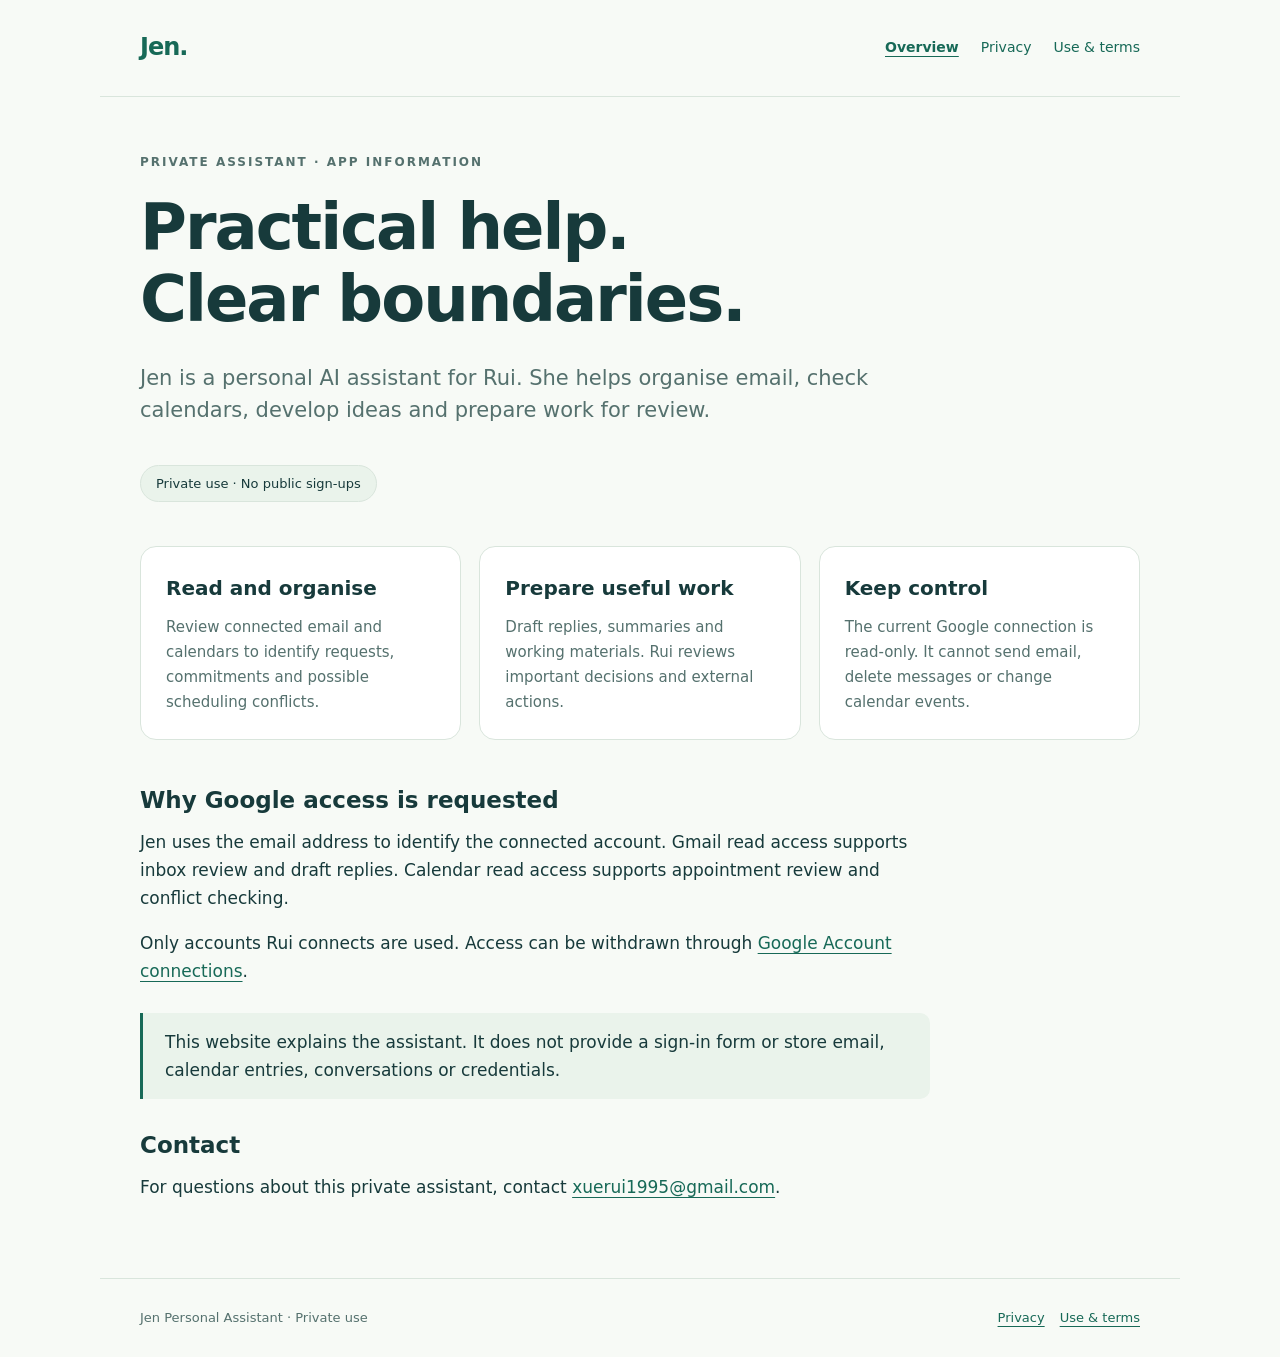
<file: index.html>
<!doctype html><html lang="en"><head><meta charset="utf-8"><meta name="viewport" content="width=device-width,initial-scale=1"><meta name="description" content="Information about Jen, a private personal AI assistant, and its read-only Google email and calendar access."><title>Jen Personal Assistant</title><link rel="stylesheet" href="style.css"></head><body><header><a class="brand" href="index.html">Jen<span aria-hidden="true">.</span></a><nav aria-label="Main navigation"><a href="index.html" aria-current="page">Overview</a><a href="privacy.html">Privacy</a><a href="terms.html">Use & terms</a></nav></header><main>
<p class="eyebrow">Private assistant · App information</p>
<h1>Practical help.<br>Clear boundaries.</h1>
<p class="lead">Jen is a personal AI assistant for Rui. She helps organise email, check calendars, develop ideas and prepare work for review.</p>
<span class="pill">Private use · No public sign-ups</span>
<div class="grid">
<section class="card"><h2>Read and organise</h2><p>Review connected email and calendars to identify requests, commitments and possible scheduling conflicts.</p></section>
<section class="card"><h2>Prepare useful work</h2><p>Draft replies, summaries and working materials. Rui reviews important decisions and external actions.</p></section>
<section class="card"><h2>Keep control</h2><p>The current Google connection is read-only. It cannot send email, delete messages or change calendar events.</p></section>
</div>
<article><h2>Why Google access is requested</h2><p>Jen uses the email address to identify the connected account. Gmail read access supports inbox review and draft replies. Calendar read access supports appointment review and conflict checking.</p><p>Only accounts Rui connects are used. Access can be withdrawn through <a href="https://myaccount.google.com/connections">Google Account connections</a>.</p>
<div class="note">This website explains the assistant. It does not provide a sign-in form or store email, calendar entries, conversations or credentials.</div>
<h2>Contact</h2><p>For questions about this private assistant, contact <a href="mailto:xuerui1995@gmail.com">xuerui1995@gmail.com</a>.</p></article></main><footer><span>Jen Personal Assistant · Private use</span><span><a href="privacy.html">Privacy</a><a href="terms.html">Use & terms</a></span></footer></body></html>
</file>
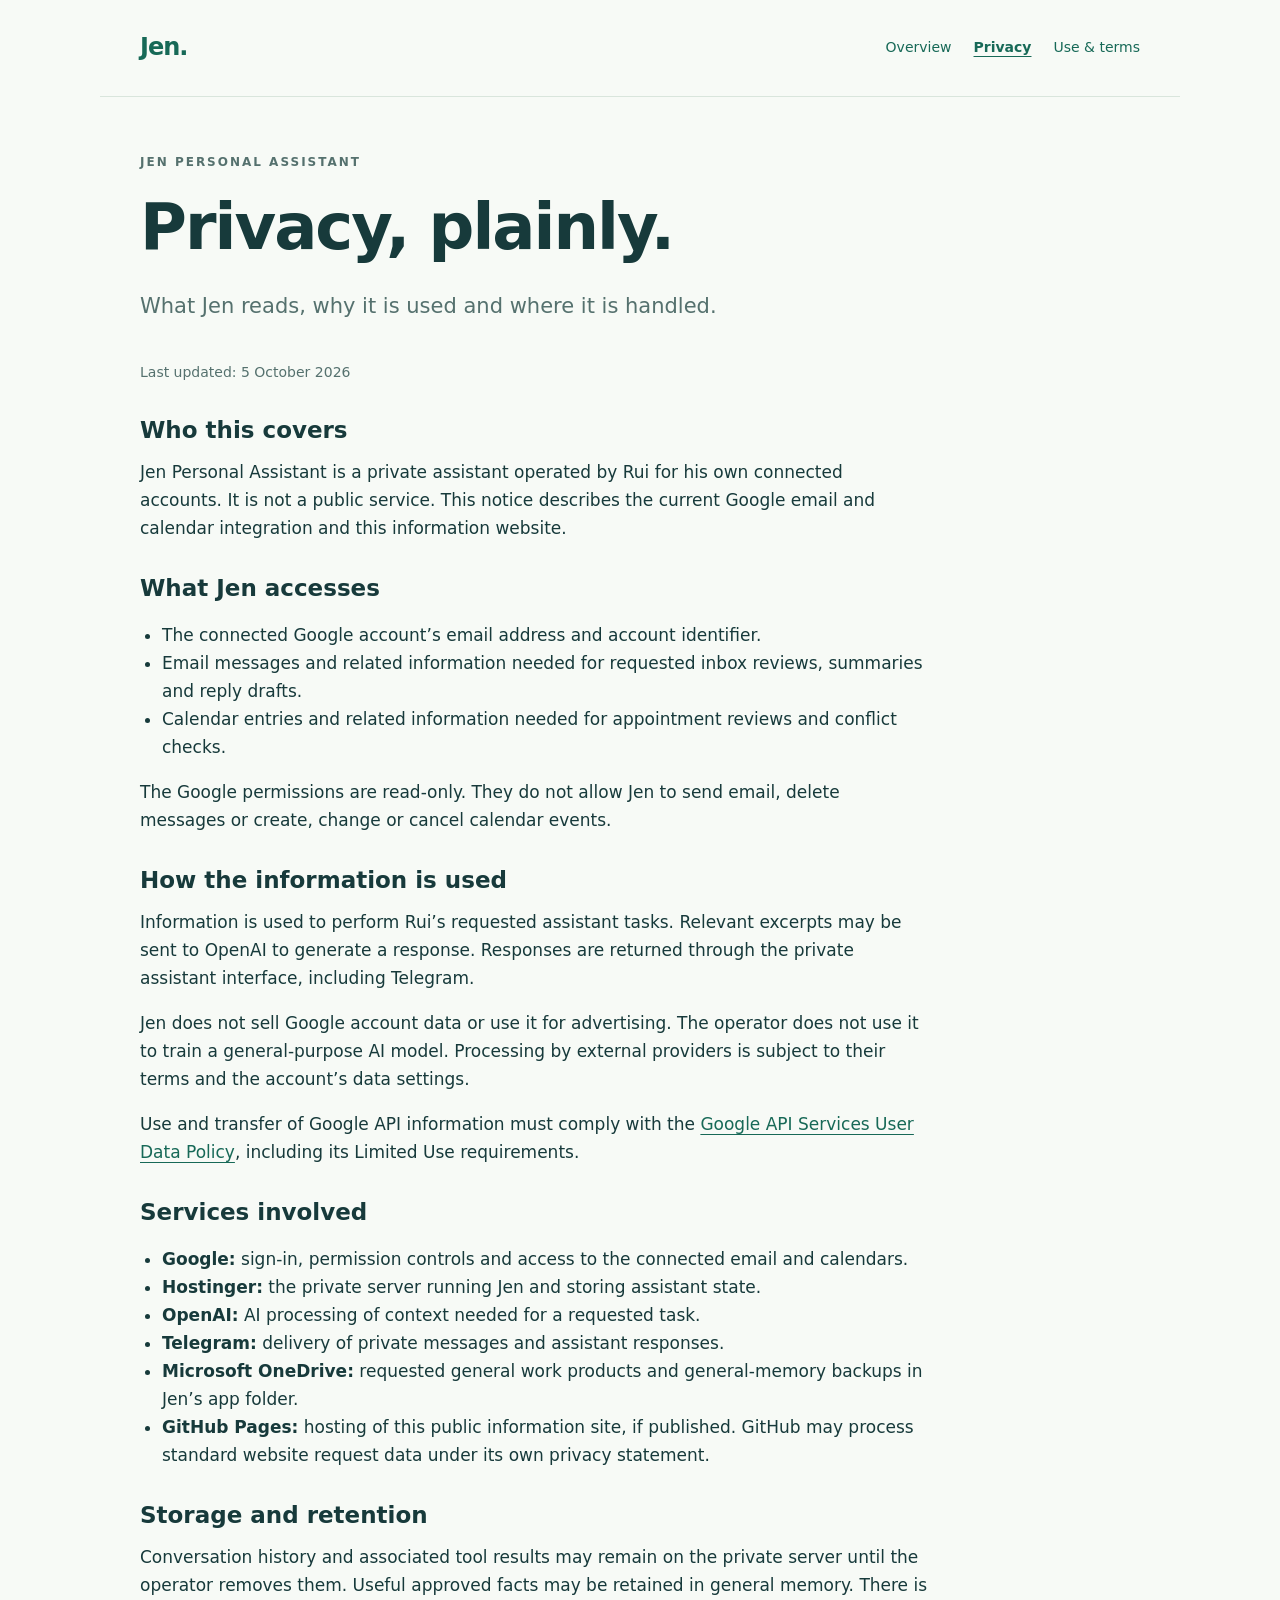
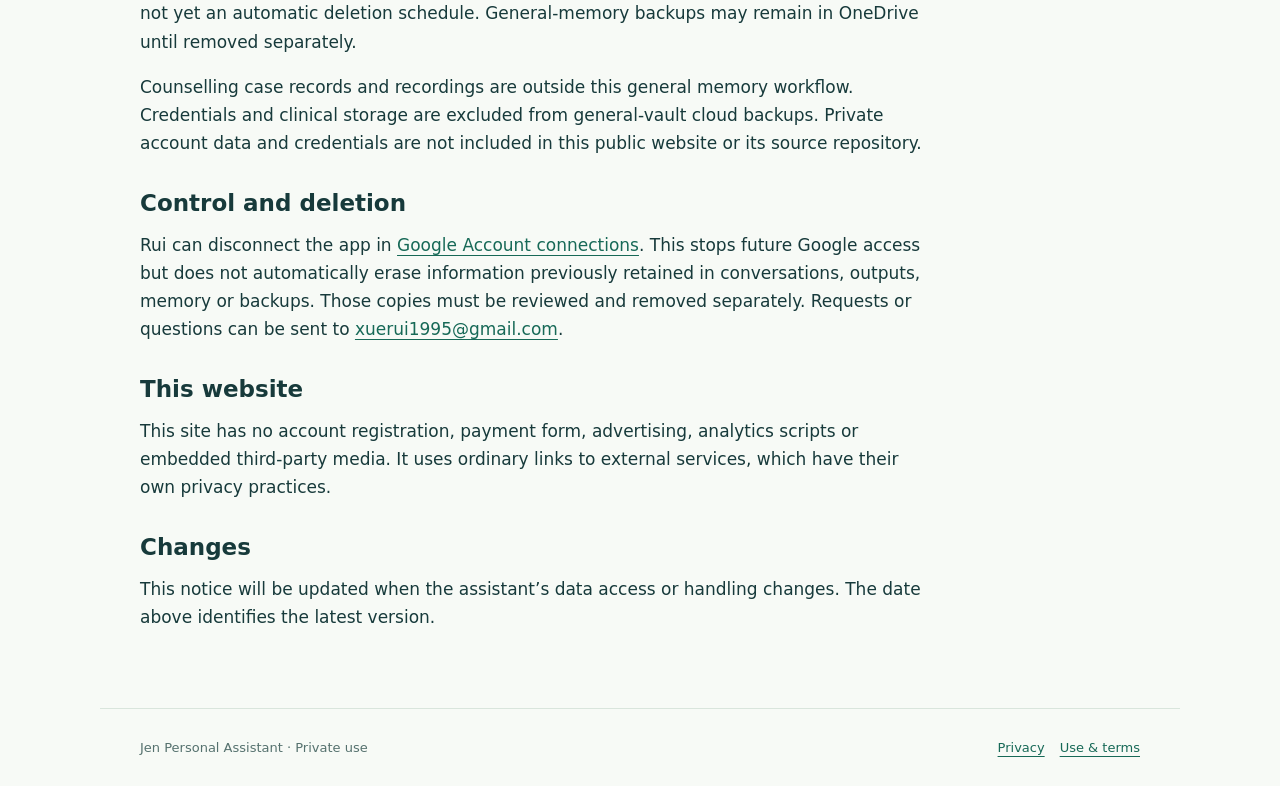
<file: privacy.html>
<!doctype html><html lang="en"><head><meta charset="utf-8"><meta name="viewport" content="width=device-width,initial-scale=1"><meta name="description" content="Information about Jen, a private personal AI assistant, and its read-only Google email and calendar access."><title>Privacy · Jen Personal Assistant</title><link rel="stylesheet" href="style.css"></head><body><header><a class="brand" href="index.html">Jen<span aria-hidden="true">.</span></a><nav aria-label="Main navigation"><a href="index.html">Overview</a><a href="privacy.html" aria-current="page">Privacy</a><a href="terms.html">Use & terms</a></nav></header><main>
<p class="eyebrow">Jen Personal Assistant</p><h1>Privacy, plainly.</h1><p class="lead">What Jen reads, why it is used and where it is handled.</p><p class="meta">Last updated: 5 October 2026</p>
<article><h2>Who this covers</h2><p>Jen Personal Assistant is a private assistant operated by Rui for his own connected accounts. It is not a public service. This notice describes the current Google email and calendar integration and this information website.</p>
<h2>What Jen accesses</h2><ul><li>The connected Google account’s email address and account identifier.</li><li>Email messages and related information needed for requested inbox reviews, summaries and reply drafts.</li><li>Calendar entries and related information needed for appointment reviews and conflict checks.</li></ul><p>The Google permissions are read-only. They do not allow Jen to send email, delete messages or create, change or cancel calendar events.</p>
<h2>How the information is used</h2><p>Information is used to perform Rui’s requested assistant tasks. Relevant excerpts may be sent to OpenAI to generate a response. Responses are returned through the private assistant interface, including Telegram.</p><p>Jen does not sell Google account data or use it for advertising. The operator does not use it to train a general-purpose AI model. Processing by external providers is subject to their terms and the account’s data settings.</p><p>Use and transfer of Google API information must comply with the <a href="https://developers.google.com/terms/api-services-user-data-policy">Google API Services User Data Policy</a>, including its Limited Use requirements.</p>
<h2>Services involved</h2><ul><li><strong>Google:</strong> sign-in, permission controls and access to the connected email and calendars.</li><li><strong>Hostinger:</strong> the private server running Jen and storing assistant state.</li><li><strong>OpenAI:</strong> AI processing of context needed for a requested task.</li><li><strong>Telegram:</strong> delivery of private messages and assistant responses.</li><li><strong>Microsoft OneDrive:</strong> requested general work products and general-memory backups in Jen’s app folder.</li><li><strong>GitHub Pages:</strong> hosting of this public information site, if published. GitHub may process standard website request data under its own privacy statement.</li></ul>
<h2>Storage and retention</h2><p>Conversation history and associated tool results may remain on the private server until the operator removes them. Useful approved facts may be retained in general memory. There is not yet an automatic deletion schedule. General-memory backups may remain in OneDrive until removed separately.</p><p>Counselling case records and recordings are outside this general memory workflow. Credentials and clinical storage are excluded from general-vault cloud backups. Private account data and credentials are not included in this public website or its source repository.</p>
<h2>Control and deletion</h2><p>Rui can disconnect the app in <a href="https://myaccount.google.com/connections">Google Account connections</a>. This stops future Google access but does not automatically erase information previously retained in conversations, outputs, memory or backups. Those copies must be reviewed and removed separately. Requests or questions can be sent to <a href="mailto:xuerui1995@gmail.com">xuerui1995@gmail.com</a>.</p>
<h2>This website</h2><p>This site has no account registration, payment form, advertising, analytics scripts or embedded third-party media. It uses ordinary links to external services, which have their own privacy practices.</p>
<h2>Changes</h2><p>This notice will be updated when the assistant’s data access or handling changes. The date above identifies the latest version.</p></article></main><footer><span>Jen Personal Assistant · Private use</span><span><a href="privacy.html">Privacy</a><a href="terms.html">Use & terms</a></span></footer></body></html>
</file>
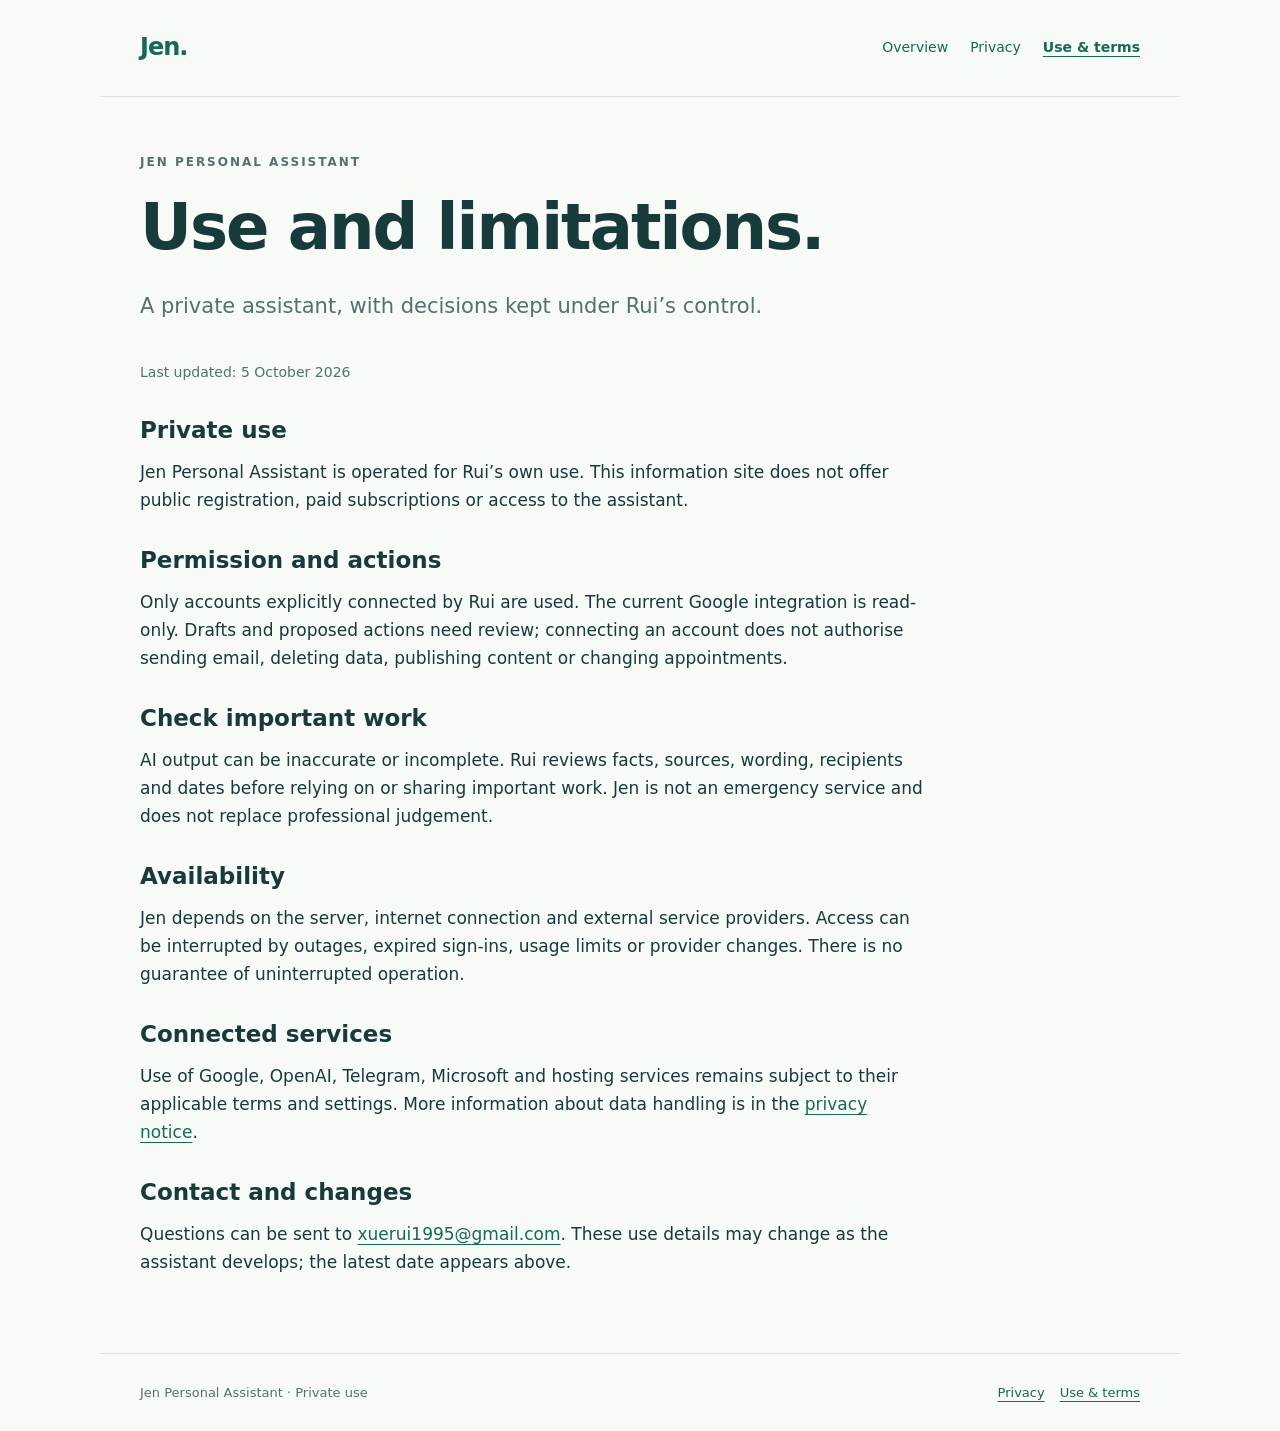
<file: terms.html>
<!doctype html><html lang="en"><head><meta charset="utf-8"><meta name="viewport" content="width=device-width,initial-scale=1"><meta name="description" content="Information about Jen, a private personal AI assistant, and its read-only Google email and calendar access."><title>Use information · Jen Personal Assistant</title><link rel="stylesheet" href="style.css"></head><body><header><a class="brand" href="index.html">Jen<span aria-hidden="true">.</span></a><nav aria-label="Main navigation"><a href="index.html">Overview</a><a href="privacy.html">Privacy</a><a href="terms.html" aria-current="page">Use & terms</a></nav></header><main>
<p class="eyebrow">Jen Personal Assistant</p><h1>Use and limitations.</h1><p class="lead">A private assistant, with decisions kept under Rui’s control.</p><p class="meta">Last updated: 5 October 2026</p>
<article><h2>Private use</h2><p>Jen Personal Assistant is operated for Rui’s own use. This information site does not offer public registration, paid subscriptions or access to the assistant.</p>
<h2>Permission and actions</h2><p>Only accounts explicitly connected by Rui are used. The current Google integration is read-only. Drafts and proposed actions need review; connecting an account does not authorise sending email, deleting data, publishing content or changing appointments.</p>
<h2>Check important work</h2><p>AI output can be inaccurate or incomplete. Rui reviews facts, sources, wording, recipients and dates before relying on or sharing important work. Jen is not an emergency service and does not replace professional judgement.</p>
<h2>Availability</h2><p>Jen depends on the server, internet connection and external service providers. Access can be interrupted by outages, expired sign-ins, usage limits or provider changes. There is no guarantee of uninterrupted operation.</p>
<h2>Connected services</h2><p>Use of Google, OpenAI, Telegram, Microsoft and hosting services remains subject to their applicable terms and settings. More information about data handling is in the <a href="privacy.html">privacy notice</a>.</p>
<h2>Contact and changes</h2><p>Questions can be sent to <a href="mailto:xuerui1995@gmail.com">xuerui1995@gmail.com</a>. These use details may change as the assistant develops; the latest date appears above.</p></article></main><footer><span>Jen Personal Assistant · Private use</span><span><a href="privacy.html">Privacy</a><a href="terms.html">Use & terms</a></span></footer></body></html>
</file>
<file: style.css>
:root{color-scheme:light;--ink:#173a3b;--muted:#55716e;--paper:#f7faf6;--line:#d9e5dc;--accent:#176957}
*{box-sizing:border-box}body{margin:0;font:17px/1.65 system-ui,-apple-system,BlinkMacSystemFont,"Segoe UI",sans-serif;color:var(--ink);background:var(--paper)}
a{color:var(--accent);text-underline-offset:4px}header,main,footer{max-width:1080px;margin:auto;padding:28px 40px}header{display:flex;align-items:center;justify-content:space-between;border-bottom:1px solid var(--line);gap:24px}.brand{font-size:24px;font-weight:750;letter-spacing:-1px;text-decoration:none}nav{display:flex;gap:22px;font-size:14px}nav a{text-decoration:none}nav a[aria-current=page]{text-decoration:underline;font-weight:650}.eyebrow{text-transform:uppercase;font-size:12px;letter-spacing:2px;font-weight:650;color:var(--muted);margin:28px 0 20px}h1{font-size:clamp(36px,5.5vw,64px);line-height:1.12;letter-spacing:-2px;font-weight:650;max-width:820px;margin:0 0 26px}.lead{font-size:21px;line-height:1.55;color:var(--muted);max-width:760px;margin:0 0 38px}.pill{display:inline-block;border:1px solid var(--line);border-radius:40px;padding:7px 15px;font-size:13px;background:#eaf3eb;margin-bottom:14px}.grid{display:grid;grid-template-columns:repeat(3,1fr);gap:18px;margin:30px 0 46px}.card{background:white;border:1px solid var(--line);border-radius:16px;padding:25px}.card h2{font-size:20px;margin:0 0 10px}.card p{font-size:15px;margin:0;color:var(--muted)}article{max-width:790px}article h2{font-size:23px;line-height:1.3;margin:32px 0 12px}article p{margin:0 0 17px}article ul{padding-left:22px}.note{border-left:3px solid var(--accent);padding:15px 22px;background:#eaf3eb;border-radius:0 10px 10px 0;margin:28px 0}.meta{color:var(--muted);font-size:14px}footer{border-top:1px solid var(--line);font-size:13px;color:var(--muted);display:flex;justify-content:space-between;gap:18px;margin-top:32px}footer a{margin-left:15px}a:focus-visible{outline:3px solid #d6b464;outline-offset:5px}@media(max-width:650px){header,main,footer{padding:22px}header{align-items:flex-start}.grid{grid-template-columns:1fr;gap:12px}nav{gap:14px}h1{letter-spacing:-1px}footer{display:block}footer a{margin:0 15px 0 0}}
</file>
